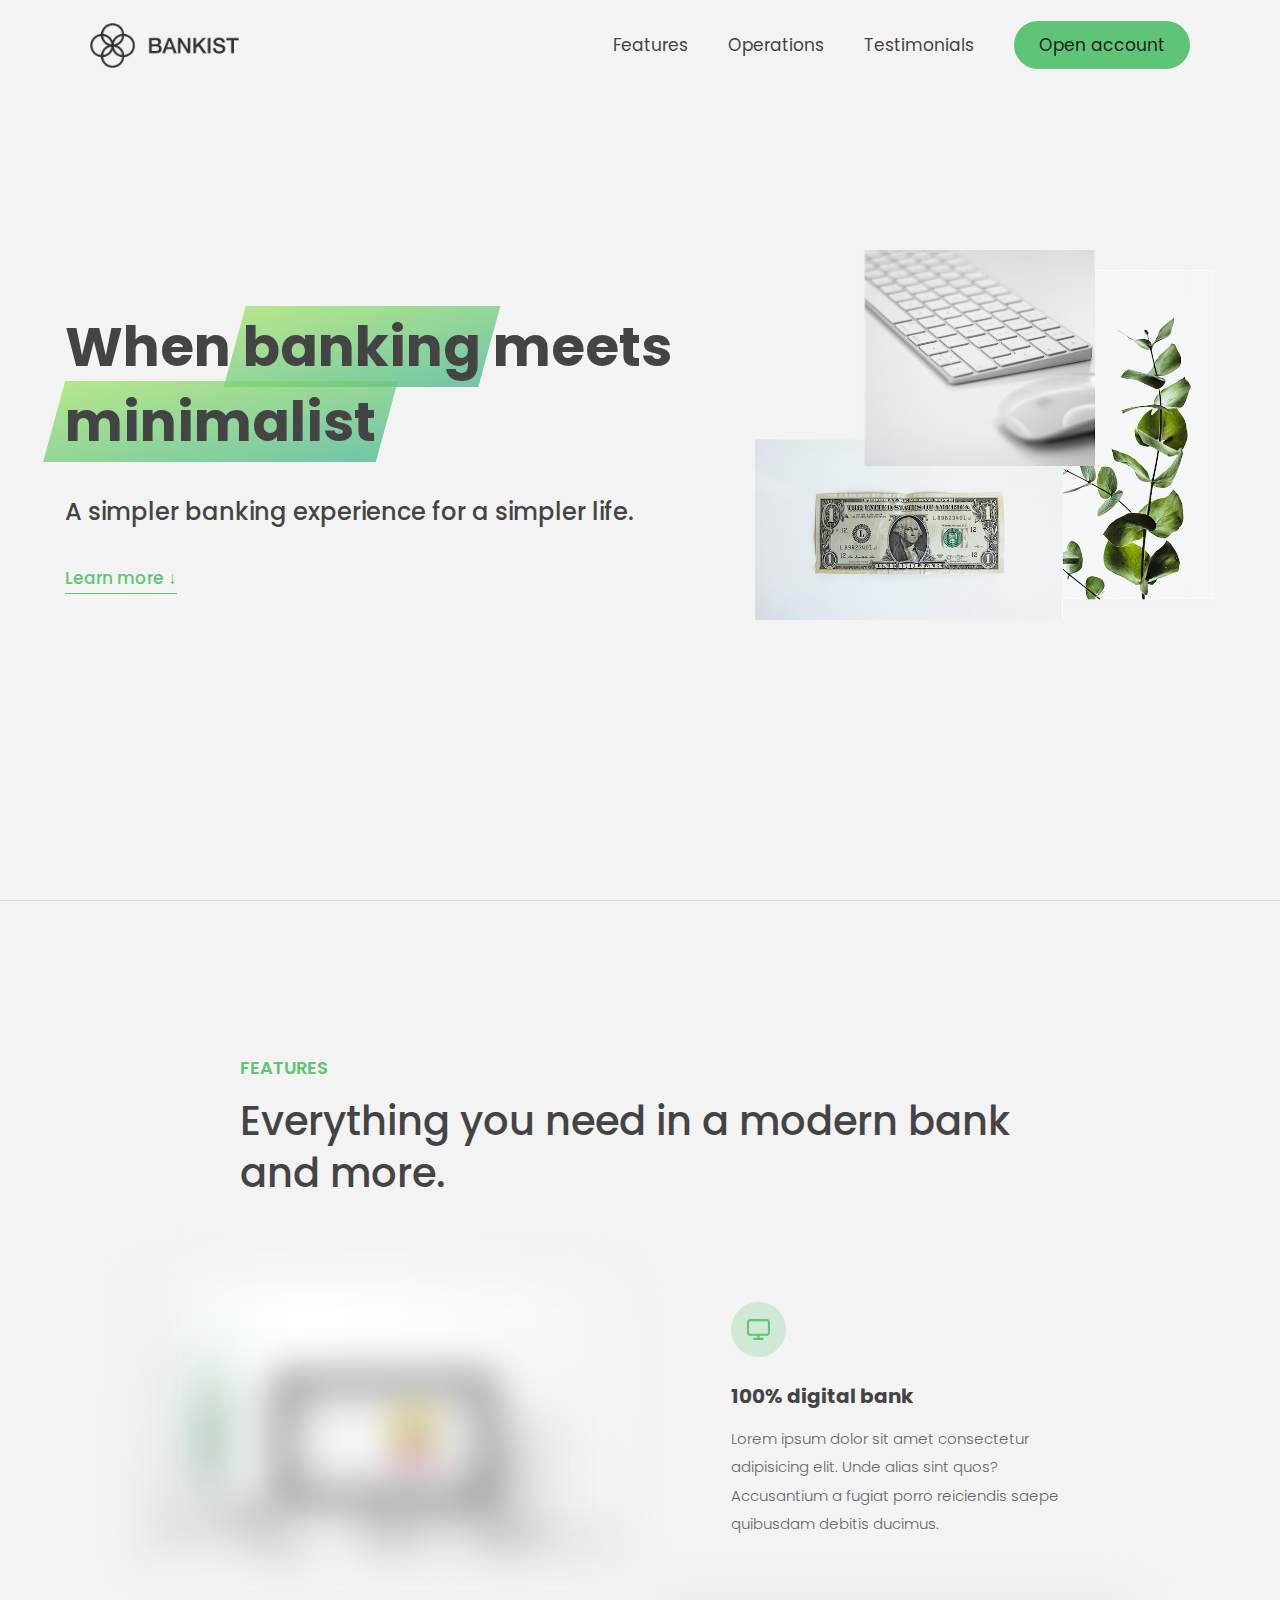
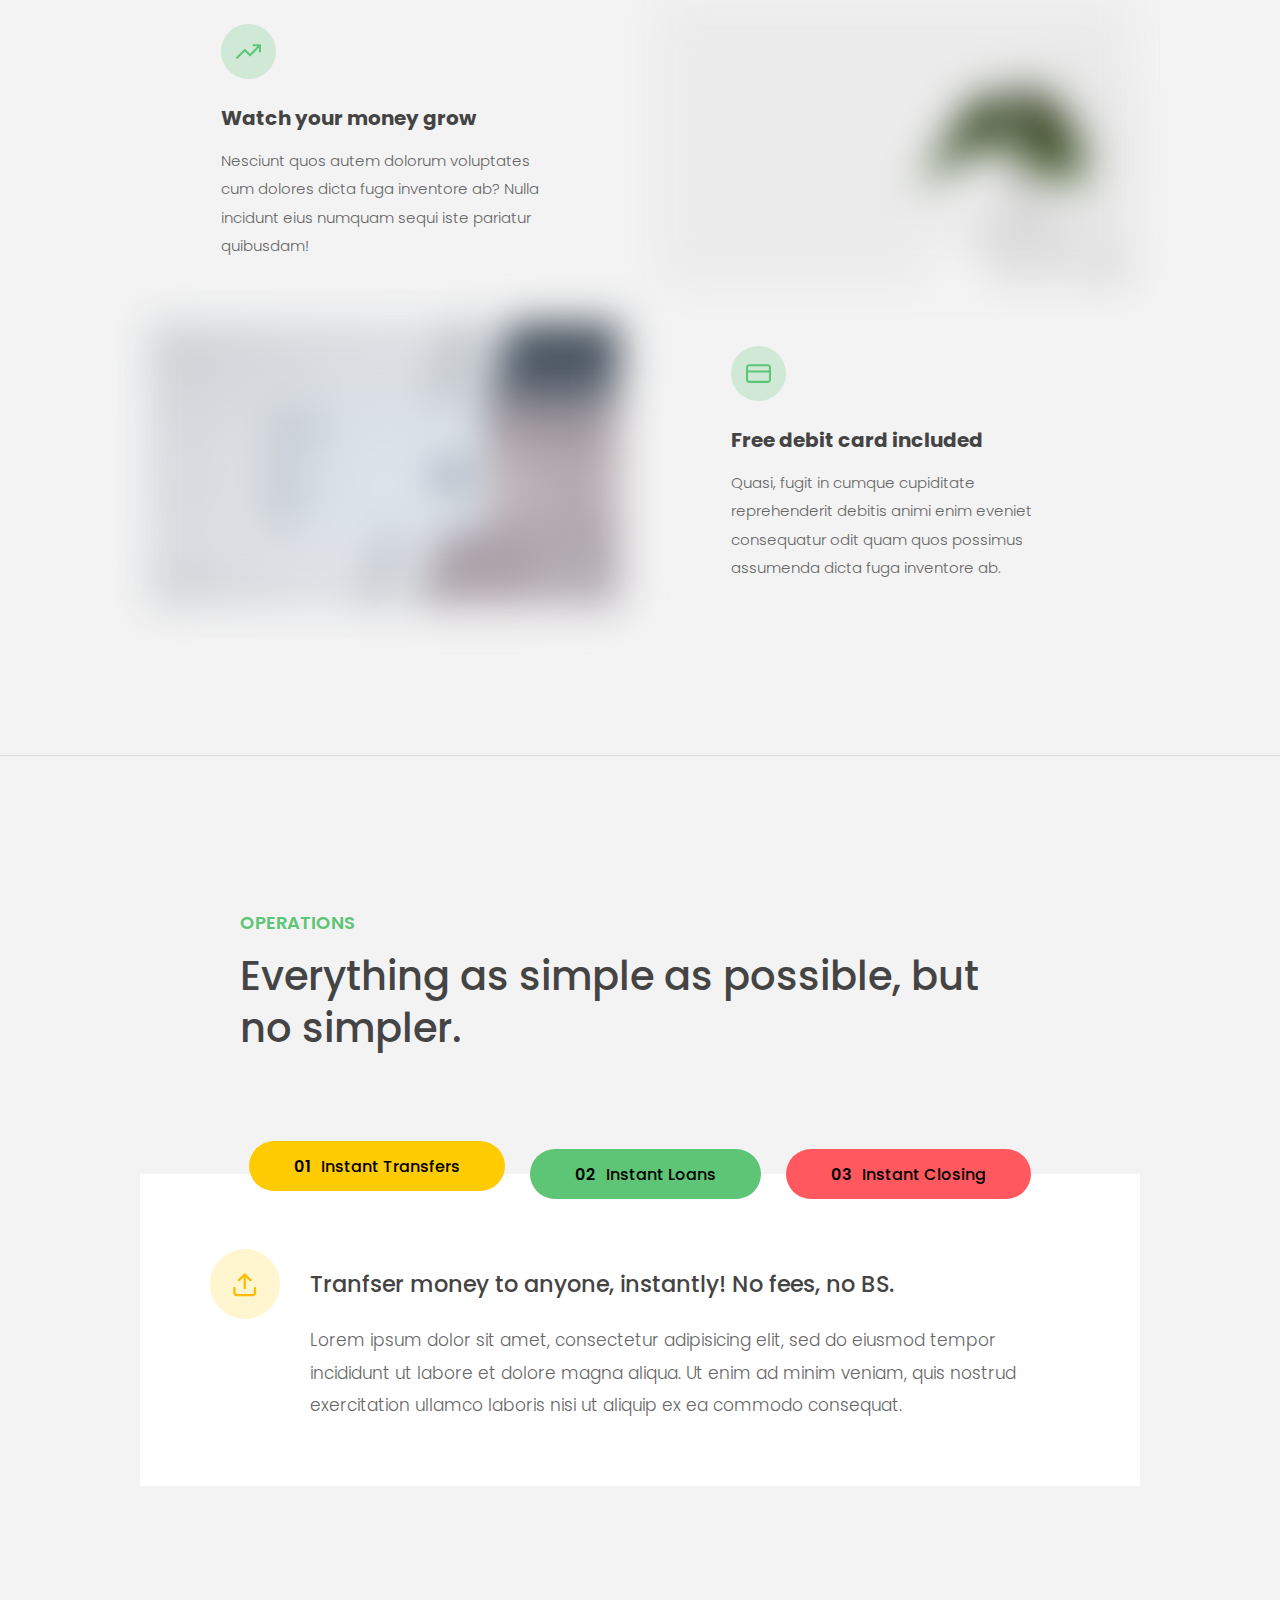
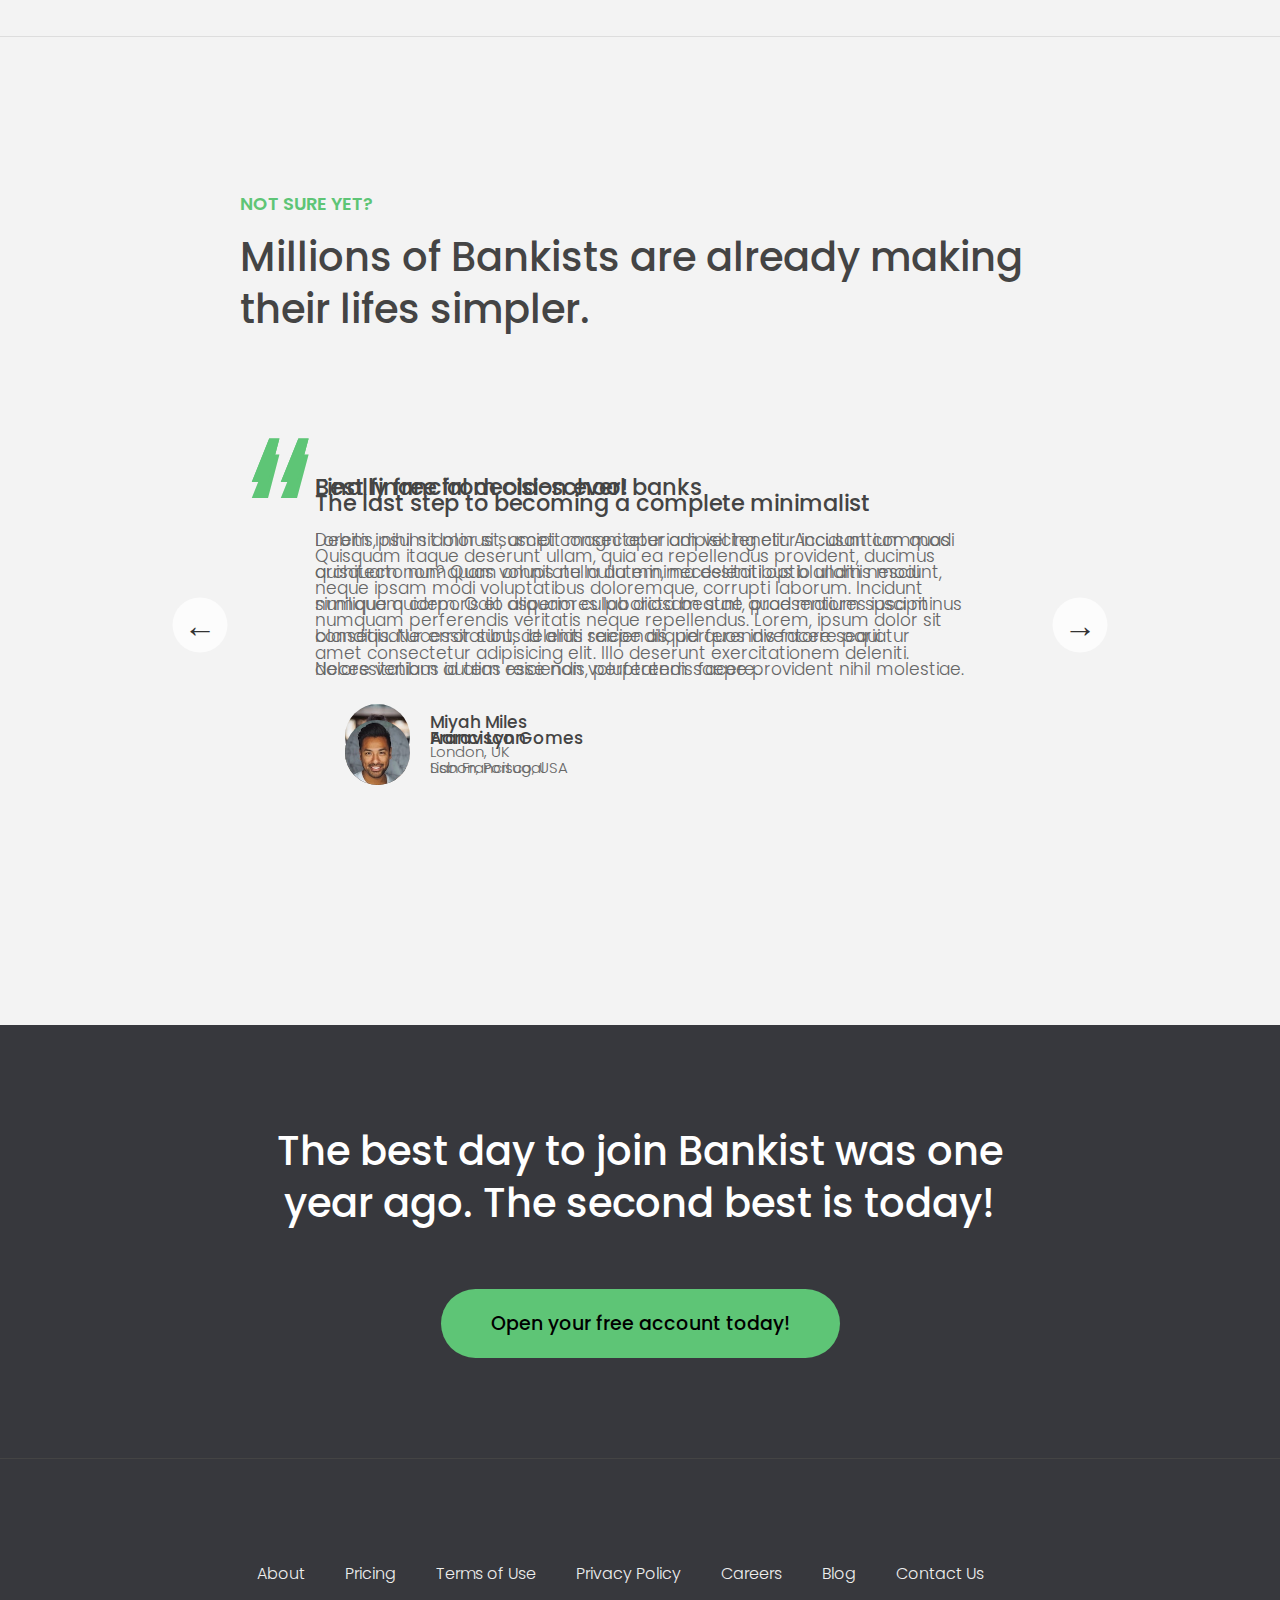
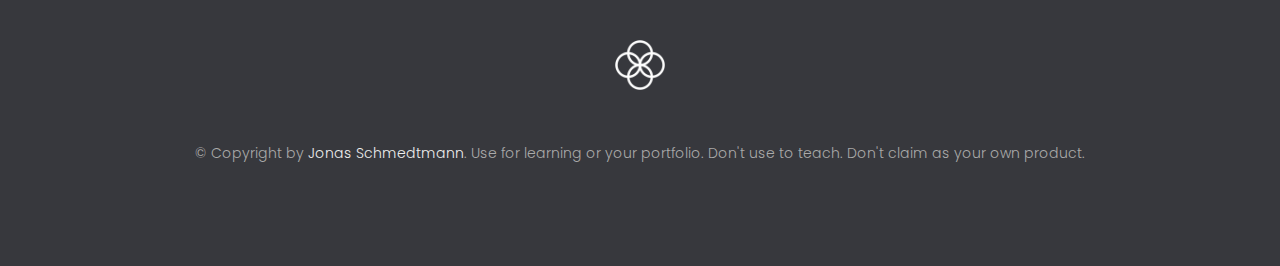
<file: advanced-dom/index.html>
<!DOCTYPE html>
<html lang="en">
  <head>
    <meta charset="UTF-8" />
    <meta name="viewport" content="width=device-width, initial-scale=1.0" />
    <meta http-equiv="X-UA-Compatible" content="ie=edge" />
    <link rel="shortcut icon" type="image/png" href="img/icon.png" />
    <script defer src="script.js"></script>
    <link
      href="https://fonts.googleapis.com/css?family=Poppins:300,400,500,600&display=swap"
      rel="stylesheet"
    />
    <link rel="stylesheet" href="style.css" />
    <title>Bankist | When Banking meets Minimalist</title>
  </head>
  <body>
    <header class="header">
      <nav class="nav">
        <img
          src="img/logo.png"
          alt="Bankist logo"
          class="nav__logo"
          id="logo"
        />
        <ul class="nav__links">
          <li class="nav__item">
            <a class="nav__link" href="#section--1">Features</a>
          </li>
          <li class="nav__item">
            <a class="nav__link" href="#section--2">Operations</a>
          </li>
          <li class="nav__item">
            <a class="nav__link" href="#section--3">Testimonials</a>
          </li>
          <li class="nav__item">
            <a class="nav__link nav__link--btn btn--show-modal" href="#"
              >Open account</a
            >
          </li>
        </ul>
      </nav>

      <div class="header__title">
        <h1>
          When
          <!-- Green highlight effect -->
          <span class="highlight">banking</span>
          meets<br />
          <span class="highlight">minimalist</span>
        </h1>
        <h4>A simpler banking experience for a simpler life.</h4>
        <button class="btn--text btn--scroll-to">Learn more &DownArrow;</button>
        <img
          src="img/hero.png"
          class="header__img"
          alt="Minimalist bank items"
        />
      </div>
    </header>

    <section class="section" id="section--1">
      <div class="section__title">
        <h2 class="section__description">Features</h2>
        <h3 class="section__header">
          Everything you need in a modern bank and more.
        </h3>
      </div>

      <div class="features">
        <img
          src="img/digital-lazy.jpg"
          data-src="img/digital.jpg"
          alt="Computer"
          class="features__img lazy-img"
        />
        <div class="features__feature">
          <div class="features__icon">
            <svg>
              <use xlink:href="img/icons.svg#icon-monitor"></use>
            </svg>
          </div>
          <h5 class="features__header">100% digital bank</h5>
          <p>
            Lorem ipsum dolor sit amet consectetur adipisicing elit. Unde alias
            sint quos? Accusantium a fugiat porro reiciendis saepe quibusdam
            debitis ducimus.
          </p>
        </div>

        <div class="features__feature">
          <div class="features__icon">
            <svg>
              <use xlink:href="img/icons.svg#icon-trending-up"></use>
            </svg>
          </div>
          <h5 class="features__header">Watch your money grow</h5>
          <p>
            Nesciunt quos autem dolorum voluptates cum dolores dicta fuga
            inventore ab? Nulla incidunt eius numquam sequi iste pariatur
            quibusdam!
          </p>
        </div>
        <img
          src="img/grow-lazy.jpg"
          data-src="img/grow.jpg"
          alt="Plant"
          class="features__img lazy-img"
        />

        <img
          src="img/card-lazy.jpg"
          data-src="img/card.jpg"
          alt="Credit card"
          class="features__img lazy-img"
        />
        <div class="features__feature">
          <div class="features__icon">
            <svg>
              <use xlink:href="img/icons.svg#icon-credit-card"></use>
            </svg>
          </div>
          <h5 class="features__header">Free debit card included</h5>
          <p>
            Quasi, fugit in cumque cupiditate reprehenderit debitis animi enim
            eveniet consequatur odit quam quos possimus assumenda dicta fuga
            inventore ab.
          </p>
        </div>
      </div>
    </section>

    <section class="section" id="section--2">
      <div class="section__title">
        <h2 class="section__description">Operations</h2>
        <h3 class="section__header">
          Everything as simple as possible, but no simpler.
        </h3>
      </div>

      <div class="operations">
        <div class="operations__tab-container">
          <button
            class="btn operations__tab operations__tab--1 operations__tab--active"
            data-tab="1"
          >
            <span>01</span>Instant Transfers
          </button>
          <button class="btn operations__tab operations__tab--2" data-tab="2">
            <span>02</span>Instant Loans
          </button>
          <button class="btn operations__tab operations__tab--3" data-tab="3">
            <span>03</span>Instant Closing
          </button>
        </div>
        <div
          class="operations__content operations__content--1 operations__content--active"
        >
          <div class="operations__icon operations__icon--1">
            <svg>
              <use xlink:href="img/icons.svg#icon-upload"></use>
            </svg>
          </div>
          <h5 class="operations__header">
            Tranfser money to anyone, instantly! No fees, no BS.
          </h5>
          <p>
            Lorem ipsum dolor sit amet, consectetur adipisicing elit, sed do
            eiusmod tempor incididunt ut labore et dolore magna aliqua. Ut enim
            ad minim veniam, quis nostrud exercitation ullamco laboris nisi ut
            aliquip ex ea commodo consequat.
          </p>
        </div>

        <div class="operations__content operations__content--2">
          <div class="operations__icon operations__icon--2">
            <svg>
              <use xlink:href="img/icons.svg#icon-home"></use>
            </svg>
          </div>
          <h5 class="operations__header">
            Buy a home or make your dreams come true, with instant loans.
          </h5>
          <p>
            Duis aute irure dolor in reprehenderit in voluptate velit esse
            cillum dolore eu fugiat nulla pariatur. Excepteur sint occaecat
            cupidatat non proident, sunt in culpa qui officia deserunt mollit
            anim id est laborum.
          </p>
        </div>
        <div class="operations__content operations__content--3">
          <div class="operations__icon operations__icon--3">
            <svg>
              <use xlink:href="img/icons.svg#icon-user-x"></use>
            </svg>
          </div>
          <h5 class="operations__header">
            No longer need your account? No problem! Close it instantly.
          </h5>
          <p>
            Excepteur sint occaecat cupidatat non proident, sunt in culpa qui
            officia deserunt mollit anim id est laborum. Ut enim ad minim
            veniam, quis nostrud exercitation ullamco laboris nisi ut aliquip ex
            ea commodo consequat.
          </p>
        </div>
      </div>
    </section>

    <section class="section" id="section--3">
      <div class="section__title section__title--testimonials">
        <h2 class="section__description">Not sure yet?</h2>
        <h3 class="section__header">
          Millions of Bankists are already making their lifes simpler.
        </h3>
      </div>

      <div class="slider">
        <div class="slide slide--1">
          <div class="testimonial">
            <h5 class="testimonial__header">Best financial decision ever!</h5>
            <blockquote class="testimonial__text">
              Lorem ipsum dolor sit, amet consectetur adipisicing elit.
              Accusantium quas quisquam non? Quas voluptate nulla minima
              deleniti optio ullam nesciunt, numquam corporis et asperiores
              laboriosam sunt, praesentium suscipit blanditiis. Necessitatibus
              id alias reiciendis, perferendis facere pariatur dolore veniam
              autem esse non voluptatem saepe provident nihil molestiae.
            </blockquote>
            <address class="testimonial__author">
              <img src="img/user-1.jpg" alt="" class="testimonial__photo" />
              <h6 class="testimonial__name">Aarav Lynn</h6>
              <p class="testimonial__location">San Francisco, USA</p>
            </address>
          </div>
        </div>

        <div class="slide slide--2">
          <div class="testimonial">
            <h5 class="testimonial__header">
              The last step to becoming a complete minimalist
            </h5>
            <blockquote class="testimonial__text">
              Quisquam itaque deserunt ullam, quia ea repellendus provident,
              ducimus neque ipsam modi voluptatibus doloremque, corrupti
              laborum. Incidunt numquam perferendis veritatis neque repellendus.
              Lorem, ipsum dolor sit amet consectetur adipisicing elit. Illo
              deserunt exercitationem deleniti.
            </blockquote>
            <address class="testimonial__author">
              <img src="img/user-2.jpg" alt="" class="testimonial__photo" />
              <h6 class="testimonial__name">Miyah Miles</h6>
              <p class="testimonial__location">London, UK</p>
            </address>
          </div>
        </div>

        <div class="slide slide--3">
          <div class="testimonial">
            <h5 class="testimonial__header">
              Finally free from old-school banks
            </h5>
            <blockquote class="testimonial__text">
              Debitis, nihil sit minus suscipit magni aperiam vel tenetur
              incidunt commodi architecto numquam omnis nulla autem,
              necessitatibus blanditiis modi similique quidem. Odio aliquam
              culpa dicta beatae quod maiores ipsa minus consequatur error sunt,
              deleniti saepe aliquid quos inventore sequi. Necessitatibus id
              alias reiciendis, perferendis facere.
            </blockquote>
            <address class="testimonial__author">
              <img src="img/user-3.jpg" alt="" class="testimonial__photo" />
              <h6 class="testimonial__name">Francisco Gomes</h6>
              <p class="testimonial__location">Lisbon, Portugal</p>
            </address>
          </div>
        </div>

        <!-- <div class="slide"><img src="img/img-1.jpg" alt="Photo 1" /></div>
        <div class="slide"><img src="img/img-2.jpg" alt="Photo 2" /></div>
        <div class="slide"><img src="img/img-3.jpg" alt="Photo 3" /></div>
        <div class="slide"><img src="img/img-4.jpg" alt="Photo 4" /></div> -->
        <button class="slider__btn slider__btn--left">&larr;</button>
        <button class="slider__btn slider__btn--right">&rarr;</button>
        <div class="dots"></div>
      </div>
    </section>

    <section class="section section--sign-up">
      <div class="section__title">
        <h3 class="section__header">
          The best day to join Bankist was one year ago. The second best is
          today!
        </h3>
      </div>
      <button class="btn btn--show-modal">Open your free account today!</button>
    </section>

    <footer class="footer">
      <ul class="footer__nav">
        <li class="footer__item">
          <a class="footer__link" href="#">About</a>
        </li>
        <li class="footer__item">
          <a class="footer__link" href="#">Pricing</a>
        </li>
        <li class="footer__item">
          <a class="footer__link" href="#">Terms of Use</a>
        </li>
        <li class="footer__item">
          <a class="footer__link" href="#">Privacy Policy</a>
        </li>
        <li class="footer__item">
          <a class="footer__link" href="#">Careers</a>
        </li>
        <li class="footer__item">
          <a class="footer__link" href="#">Blog</a>
        </li>
        <li class="footer__item">
          <a class="footer__link" href="#">Contact Us</a>
        </li>
      </ul>
      <img src="img/icon.png" alt="Logo" class="footer__logo" />
      <p class="footer__copyright">
        &copy; Copyright by
        <a
          class="footer__link twitter-link"
          target="_blank"
          href="https://twitter.com/jonasschmedtman"
          >Jonas Schmedtmann</a
        >. Use for learning or your portfolio. Don't use to teach. Don't claim
        as your own product.
      </p>
    </footer>

    <div class="modal hidden">
      <button class="btn--close-modal">&times;</button>
      <h2 class="modal__header">
        Open your bank account <br />
        in just <span class="highlight">5 minutes</span>
      </h2>
      <form class="modal__form">
        <label>First Name</label>
        <input type="text" />
        <label>Last Name</label>
        <input type="text" />
        <label>Email Address</label>
        <input type="email" />
        <button class="btn">Next step &rarr;</button>
      </form>
    </div>
    <div class="overlay hidden"></div>
  </body>
</html>
</file>
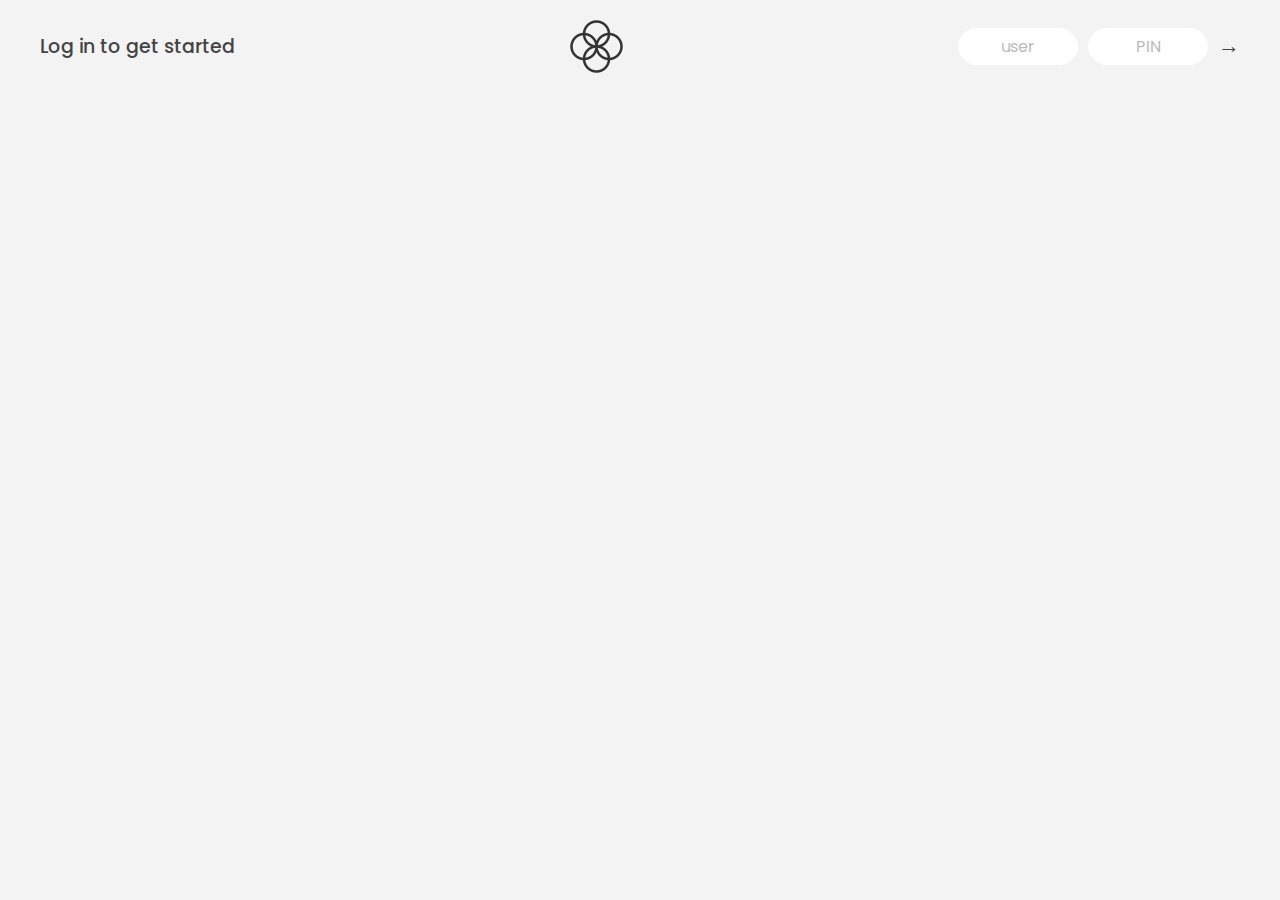
<file: Bankit-app/index.html>
<!DOCTYPE html>
<html lang="en">
  <head>
    <meta charset="UTF-8" />
    <meta name="viewport" content="width=device-width, initial-scale=1.0" />
    <meta http-equiv="X-UA-Compatible" content="ie=edge" />
    <link rel="shortcut icon" type="image/png" href="/icon.png" />

    <link
      href="https://fonts.googleapis.com/css?family=Poppins:400,500,600&display=swap"
      rel="stylesheet"
    />

    <link rel="stylesheet" href="style.css" />
    <title>Bankist</title>
  </head>
  <body>
    <!-- TOP NAVIGATION -->
    <nav>
      <p class="welcome">Log in to get started</p>
      <img src="logo.png" alt="Logo" class="logo" />
      <form class="login">
        <input
          type="text"
          placeholder="user"
          class="login__input login__input--user"
        />
        <!-- In practice, use type="password" -->
        <input
          type="text"
          placeholder="PIN"
          maxlength="4"
          class="login__input login__input--pin"
        />
        <button class="login__btn">&rarr;</button>
      </form>
    </nav>

    <main class="app">
      <!-- BALANCE -->
      <div class="balance">
        <div>
          <p class="balance__label">Current balance</p>
          <p class="balance__date">
            As of <span class="date">05/03/2037</span>
          </p>
        </div>
        <p class="balance__value">0000€</p>
      </div>

      <!-- MOVEMENTS -->
      <div class="movements">
        <div class="movements__row">
          <div class="movements__type movements__type--deposit">2 deposit</div>
          <div class="movements__date">3 days ago</div>
          <div class="movements__value">4 000€</div>
        </div>
        <div class="movements__row">
          <div class="movements__type movements__type--withdrawal">
            1 withdrawal
          </div>
          <div class="movements__date">24/01/2037</div>
          <div class="movements__value">-378€</div>
        </div>
      </div>

      <!-- SUMMARY -->
      <div class="summary">
        <p class="summary__label">In</p>
        <p class="summary__value summary__value--in">0000€</p>
        <p class="summary__label">Out</p>
        <p class="summary__value summary__value--out">0000€</p>
        <p class="summary__label">Interest</p>
        <p class="summary__value summary__value--interest">0000€</p>
        <button class="btn--sort">&downarrow; SORT</button>
      </div>

      <!-- OPERATION: TRANSFERS -->
      <div class="operation operation--transfer">
        <h2>Transfer money</h2>
        <form class="form form--transfer">
          <input type="text" class="form__input form__input--to" />
          <input type="number" class="form__input form__input--amount" />
          <button class="form__btn form__btn--transfer">&rarr;</button>
          <label class="form__label">Transfer to</label>
          <label class="form__label">Amount</label>
        </form>
      </div>

      <!-- OPERATION: LOAN -->
      <div class="operation operation--loan">
        <h2>Request loan</h2>
        <form class="form form--loan">
          <input type="number" class="form__input form__input--loan-amount" />
          <button class="form__btn form__btn--loan">&rarr;</button>
          <label class="form__label form__label--loan">Amount</label>
        </form>
      </div>

      <!-- OPERATION: CLOSE -->
      <div class="operation operation--close">
        <h2>Close account</h2>
        <form class="form form--close">
          <input type="text" class="form__input form__input--user" />
          <input
            type="password"
            maxlength="6"
            class="form__input form__input--pin"
          />
          <button class="form__btn form__btn--close">&rarr;</button>
          <label class="form__label">Confirm user</label>
          <label class="form__label">Confirm PIN</label>
        </form>
      </div>

      <!-- LOGOUT TIMER -->
      <p class="logout-timer">
        You will be logged out in <span class="timer">05:00</span>
      </p>
    </main>

    <!-- <footer>
      &copy; by Jonas Schmedtmann. Don't claim as your own :)
    </footer> -->

    <script src="script.js"></script>
  </body>
</html>
</file>
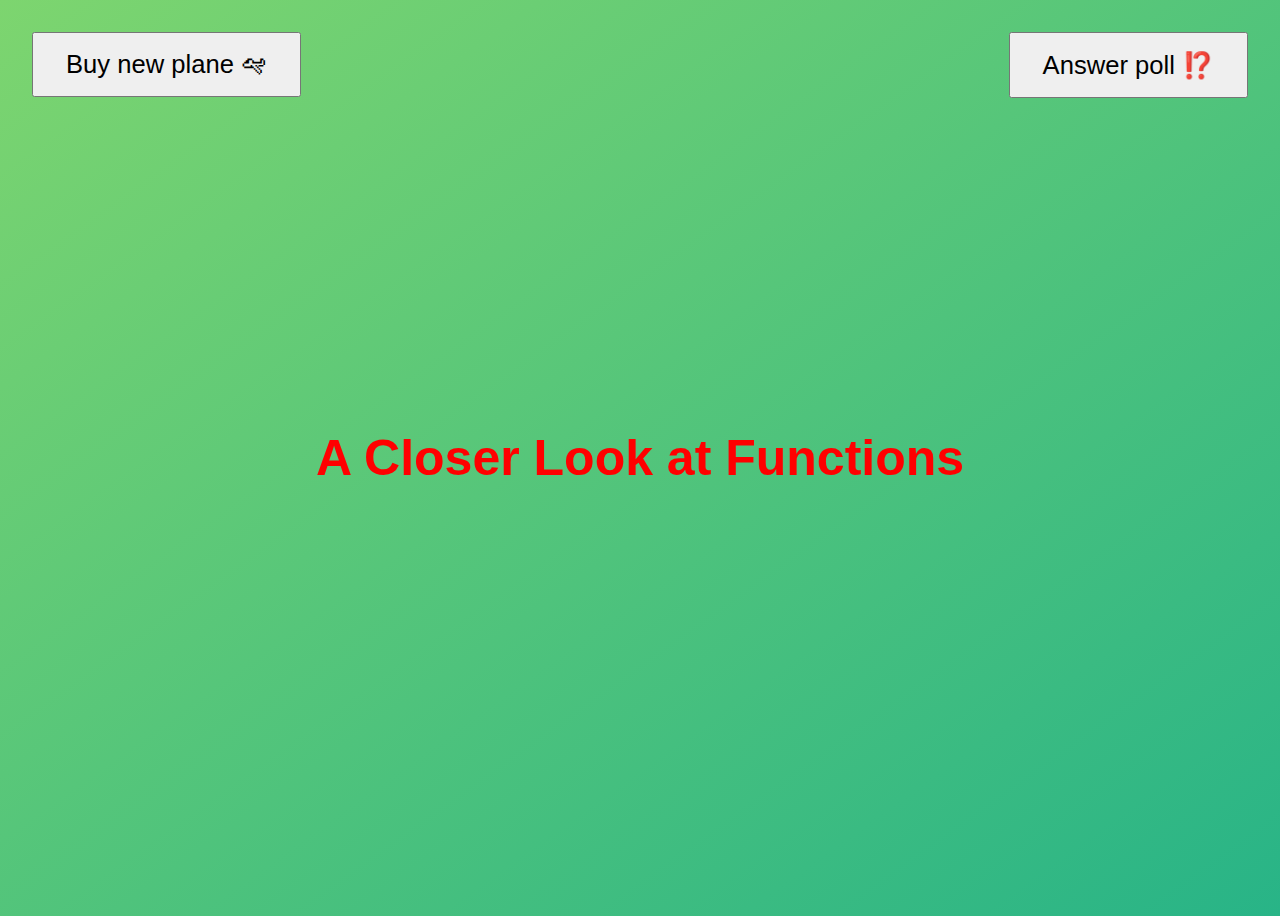
<file: functions(advanced concepts)/index.html>
<!DOCTYPE html>
<html lang="en">
  <head>
    <meta charset="UTF-8" />
    <meta name="viewport" content="width=device-width, initial-scale=1.0" />
    <meta http-equiv="X-UA-Compatible" content="ie=edge" />
    <title>A Closer Look at Functions</title>
    <style>
      body {
        height: 100vh;
        display: flex;
        align-items: center;
        background: linear-gradient(to top left, #28b487, #7dd56f);
      }
      h1 {
        font-family: sans-serif;
        font-size: 50px;
        line-height: 1.3;
        width: 100%;
        padding: 30px;
        text-align: center;
        color: white;
      }
      .buy,
      .poll {
        font-size: 1.6rem;
        padding: 1rem 2rem;
        position: absolute;
        top: 2rem;
      }
      .buy {
        left: 2rem;
      }
      .poll {
        right: 2rem;
      }
    </style>
  </head>
  <body>
    <h1>A Closer Look at Functions</h1>
    <button class="buy">Buy new plane 🛩</button>
    <button class="poll">Answer poll ⁉️</button>
    <script src="script.js"></script>
  </body>
</html>
</file>
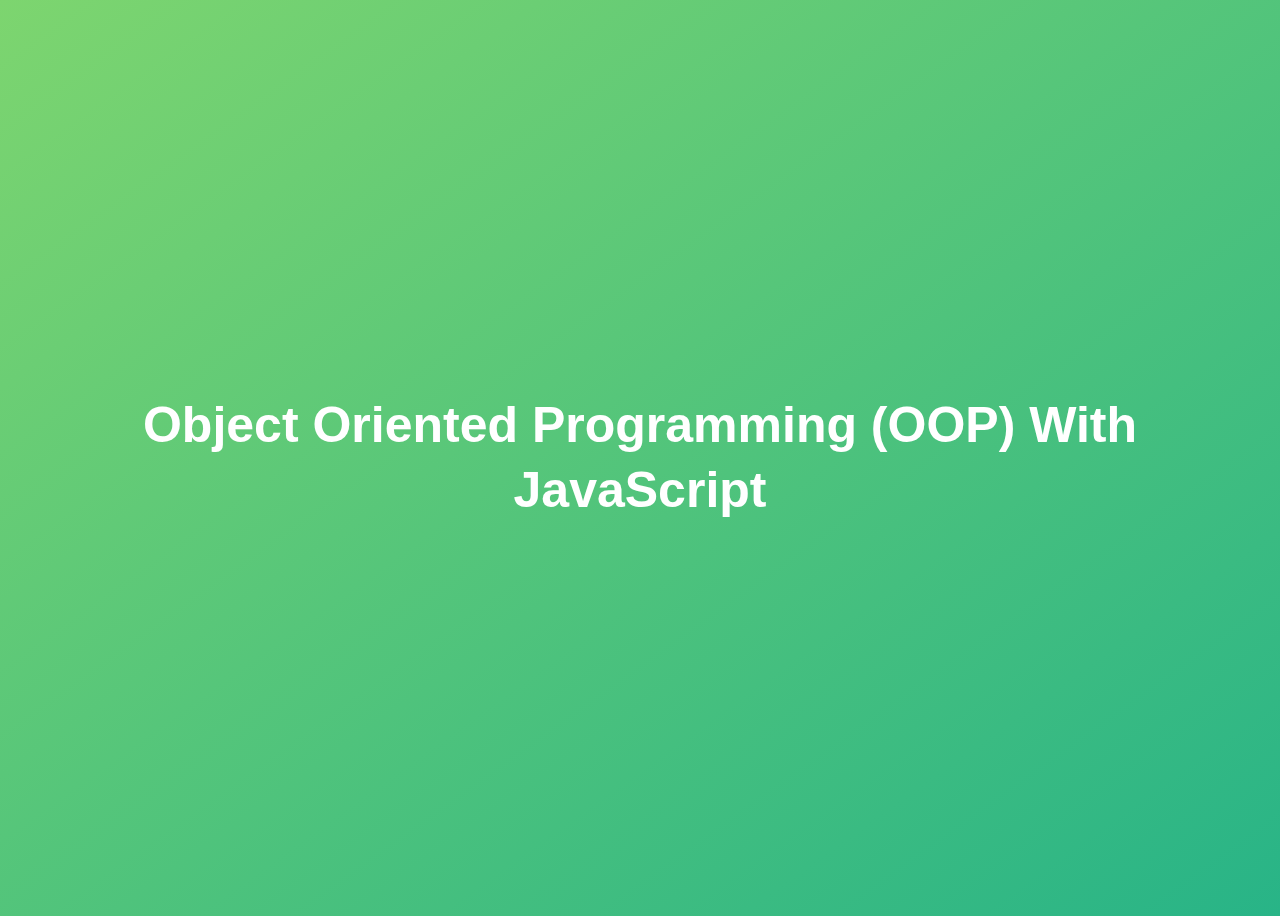
<file: oop/index.html>
<!DOCTYPE html>
<html lang="en">
  <head>
    <meta charset="UTF-8" />
    <meta name="viewport" content="width=device-width, initial-scale=1.0" />
    <meta http-equiv="X-UA-Compatible" content="ie=edge" />
    <title>Object Oriented Programming (OOP) With JavaScript</title>
    <style>
      body {
        height: 100vh;
        display: flex;
        align-items: center;
        background: linear-gradient(to top left, #28b487, #7dd56f);
      }
      h1 {
        font-family: sans-serif;
        font-size: 50px;
        line-height: 1.3;
        width: 100%;
        padding: 30px;
        text-align: center;
        color: white;
      }
    </style>
    <script defer src="script.js"></script>
  </head>
  <body>
    <h1>Object Oriented Programming (OOP) With JavaScript</h1>
  </body>
</html>
</file>
<file: advanced-dom/style.css>
/* The page is NOT responsive. You can implement responsiveness yourself if you wanna have some fun 😃 */

:root {
    --color-primary: #5ec576;
    --color-secondary: #ffcb03;
    --color-tertiary: #ff585f;
    --color-primary-darker: #4bbb7d;
    --color-secondary-darker: #ffbb00;
    --color-tertiary-darker: #fd424b;
    --color-primary-opacity: #5ec5763a;
    --color-secondary-opacity: #ffcd0331;
    --color-tertiary-opacity: #ff58602d;
    --gradient-primary: linear-gradient(to top left, #39b385, #9be15d);
    --gradient-secondary: linear-gradient(to top left, #ffb003, #ffcb03);
}

* {
    margin: 0;
    padding: 0;
    box-sizing: inherit;
}

html {
    font-size: 62.5%;
    box-sizing: border-box;
}

body {
    font-family: 'Poppins', sans-serif;
    font-weight: 300;
    color: #444;
    line-height: 1.9;
    background-color: #f3f3f3;
}

/* GENERAL ELEMENTS */
.section {
    padding: 15rem 3rem;
    border-top: 1px solid #ddd;

    transition: transform 1s, opacity 1s;
}

.section--hidden {
    opacity: 0;
    transform: translateY(8rem);
}

.section__title {
    max-width: 80rem;
    margin: 0 auto 8rem auto;
}

.section__description {
    font-size: 1.8rem;
    font-weight: 600;
    text-transform: uppercase;
    color: var(--color-primary);
    margin-bottom: 1rem;
}

.section__header {
    font-size: 4rem;
    line-height: 1.3;
    font-weight: 500;
}

.btn {
    display: inline-block;
    background-color: var(--color-primary);
    font-size: 1.6rem;
    font-family: inherit;
    font-weight: 500;
    border: none;
    padding: 1.25rem 4.5rem;
    border-radius: 10rem;
    cursor: pointer;
    transition: all 0.3s;
}

.btn:hover {
    background-color: var(--color-primary-darker);
}

.btn--text {
    display: inline-block;
    background: none;
    font-size: 1.7rem;
    font-family: inherit;
    font-weight: 500;
    color: var(--color-primary);
    border: none;
    border-bottom: 1px solid currentColor;
    padding-bottom: 2px;
    cursor: pointer;
    transition: all 0.3s;
}

p {
    color: #666;
}

/* This is BAD for accessibility! Don't do in the real world! */
button:focus {
    outline: none;
}

img {
    transition: filter 0.5s;
}

.lazy-img {
    filter: blur(20px);
}

/* NAVIGATION */
.nav {
    display: flex;
    justify-content: space-between;
    align-items: center;
    height: 9rem;
    width: 100%;
    padding: 0 6rem;
    z-index: 100;
}

/* nav and stickly class at the same time */
.nav.sticky {
    position: fixed;
    background-color: rgba(255, 255, 255, 0.95);
}

.nav__logo {
    height: 4.5rem;
    transition: all 0.3s;
}

.nav__links {
    display: flex;
    align-items: center;
    list-style: none;
}

.nav__item {
    margin-left: 4rem;
}

.nav__link:link,
.nav__link:visited {
    font-size: 1.7rem;
    font-weight: 400;
    color: inherit;
    text-decoration: none;
    display: block;
    transition: all 0.3s;
}

.nav__link--btn:link,
.nav__link--btn:visited {
    padding: 0.8rem 2.5rem;
    border-radius: 3rem;
    background-color: var(--color-primary);
    color: #222;
}

.nav__link--btn:hover,
.nav__link--btn:active {
    color: inherit;
    background-color: var(--color-primary-darker);
    color: #333;
}

/* HEADER */
.header {
    padding: 0 3rem;
    height: 100vh;
    display: flex;
    flex-direction: column;
    align-items: center;
}

.header__title {
    flex: 1;
    max-width: 115rem;
    display: grid;
    grid-template-columns: 3fr 2fr;
    row-gap: 3rem;
    align-content: center;
    justify-content: center;
    align-items: start;
    justify-items: start;
}

h1 {
    font-size: 5.5rem;
    line-height: 1.35;
}

h4 {
    font-size: 2.4rem;
    font-weight: 500;
}

.header__img {
    width: 100%;
    grid-column: 2 / 3;
    grid-row: 1 / span 4;
    transform: translateY(-6rem);
}

.highlight {
    position: relative;
}

.highlight::after {
    display: block;
    content: '';
    position: absolute;
    bottom: 0;
    left: 0;
    height: 100%;
    width: 100%;
    z-index: -1;
    opacity: 0.7;
    transform: scale(1.07, 1.05) skewX(-15deg);
    background-image: var(--gradient-primary);
}

/* FEATURES */
.features {
    display: grid;
    grid-template-columns: 1fr 1fr;
    gap: 4rem;
    margin: 0 12rem;
}

.features__img {
    width: 100%;
}

.features__feature {
    align-self: center;
    justify-self: center;
    width: 70%;
    font-size: 1.5rem;
}

.features__icon {
    display: flex;
    align-items: center;
    justify-content: center;
    background-color: var(--color-primary-opacity);
    height: 5.5rem;
    width: 5.5rem;
    border-radius: 50%;
    margin-bottom: 2rem;
}

.features__icon svg {
    height: 2.5rem;
    width: 2.5rem;
    fill: var(--color-primary);
}

.features__header {
    font-size: 2rem;
    margin-bottom: 1rem;
}

/* OPERATIONS */
.operations {
    max-width: 100rem;
    margin: 12rem auto 0 auto;
    background-color: #fff;
}

.operations__tab-container {
    display: flex;
    justify-content: center;
}

.operations__tab {
    margin-right: 2.5rem;
    transform: translateY(-50%);
}

.operations__tab span {
    margin-right: 1rem;
    font-weight: 600;
    display: inline-block;
}

.operations__tab--1 {
    background-color: var(--color-secondary);
}

.operations__tab--1:hover {
    background-color: var(--color-secondary-darker);
}

.operations__tab--3 {
    background-color: var(--color-tertiary);
    margin: 0;
}

.operations__tab--3:hover {
    background-color: var(--color-tertiary-darker);
}

.operations__tab--active {
    transform: translateY(-66%);
}

.operations__content {
    display: none;

    /* JUST PRESENTATIONAL */
    font-size: 1.7rem;
    padding: 2.5rem 7rem 6.5rem 7rem;
}

.operations__content--active {
    display: grid;
    grid-template-columns: 7rem 1fr;
    column-gap: 3rem;
    row-gap: 0.5rem;
}

.operations__header {
    font-size: 2.25rem;
    font-weight: 500;
    align-self: center;
}

.operations__icon {
    display: flex;
    align-items: center;
    justify-content: center;
    height: 7rem;
    width: 7rem;
    border-radius: 50%;
}

.operations__icon svg {
    height: 2.75rem;
    width: 2.75rem;
}

.operations__content p {
    grid-column: 2;
}

.operations__icon--1 {
    background-color: var(--color-secondary-opacity);
}

.operations__icon--2 {
    background-color: var(--color-primary-opacity);
}

.operations__icon--3 {
    background-color: var(--color-tertiary-opacity);
}

.operations__icon--1 svg {
    fill: var(--color-secondary-darker);
}

.operations__icon--2 svg {
    fill: var(--color-primary);
}

.operations__icon--3 svg {
    fill: var(--color-tertiary);
}

/* SLIDER */
.slider {
    max-width: 100rem;
    height: 50rem;
    margin: 0 auto;
    position: relative;

    /* IN THE END */
    overflow: hidden;
}

.slide {
    position: absolute;
    top: 0;
    width: 100%;
    height: 50rem;
    display: flex;
    align-items: center;
    justify-content: center;

    /* THIS creates the animation! */
    transition: transform 1s;
}

.slide>img {
    /* Only for images that have different size than slide */
    width: 100%;
    height: 100%;
    object-fit: cover;
}

.slider__btn {
    position: absolute;
    top: 50%;
    z-index: 10;
    border: none;
    background: rgba(255, 255, 255, 0.7);
    font-family: inherit;
    color: #333;
    border-radius: 50%;
    height: 5.5rem;
    width: 5.5rem;
    font-size: 3.25rem;
    cursor: pointer;
}

.slider__btn--left {
    left: 6%;
    transform: translate(-50%, -50%);
}

.slider__btn--right {
    right: 6%;
    transform: translate(50%, -50%);
}

.dots {
    position: absolute;
    bottom: 5%;
    left: 50%;
    transform: translateX(-50%);
    display: flex;
}

.dots__dot {
    border: none;
    background-color: #b9b9b9;
    opacity: 0.7;
    height: 1rem;
    width: 1rem;
    border-radius: 50%;
    margin-right: 1.75rem;
    cursor: pointer;
    transition: all 0.5s;

    /* Only necessary when overlying images */
    /* box-shadow: 0 0.6rem 1.5rem rgba(0, 0, 0, 0.7); */
}

.dots__dot:last-child {
    margin: 0;
}

.dots__dot--active {
    /* background-color: #fff; */
    background-color: #888;
    opacity: 1;
}

/* TESTIMONIALS */
.testimonial {
    width: 65%;
    position: relative;
}

.testimonial::before {
    content: '\201C';
    position: absolute;
    top: -5.7rem;
    left: -6.8rem;
    line-height: 1;
    font-size: 20rem;
    font-family: inherit;
    color: var(--color-primary);
    z-index: -1;
}

.testimonial__header {
    font-size: 2.25rem;
    font-weight: 500;
    margin-bottom: 1.5rem;
}

.testimonial__text {
    font-size: 1.7rem;
    margin-bottom: 3.5rem;
    color: #666;
}

.testimonial__author {
    margin-left: 3rem;
    font-style: normal;

    display: grid;
    grid-template-columns: 6.5rem 1fr;
    column-gap: 2rem;
}

.testimonial__photo {
    grid-row: 1 / span 2;
    width: 6.5rem;
    border-radius: 50%;
}

.testimonial__name {
    font-size: 1.7rem;
    font-weight: 500;
    align-self: end;
    margin: 0;
}

.testimonial__location {
    font-size: 1.5rem;
}

.section__title--testimonials {
    margin-bottom: 4rem;
}

/* SIGNUP */
.section--sign-up {
    background-color: #37383d;
    border-top: none;
    border-bottom: 1px solid #444;
    text-align: center;
    padding: 10rem 3rem;
}

.section--sign-up .section__header {
    color: #fff;
    text-align: center;
}

.section--sign-up .section__title {
    margin-bottom: 6rem;
}

.section--sign-up .btn {
    font-size: 1.9rem;
    padding: 2rem 5rem;
}

/* FOOTER */
.footer {
    padding: 10rem 3rem;
    background-color: #37383d;
}

.footer__nav {
    list-style: none;
    display: flex;
    justify-content: center;
    margin-bottom: 5rem;
}

.footer__item {
    margin-right: 4rem;
}

.footer__link {
    font-size: 1.6rem;
    color: #eee;
    text-decoration: none;
}

.footer__logo {
    height: 5rem;
    display: block;
    margin: 0 auto;
    margin-bottom: 5rem;
}

.footer__copyright {
    font-size: 1.4rem;
    color: #aaa;
    text-align: center;
}

.footer__copyright .footer__link {
    font-size: 1.4rem;
}

/* MODAL WINDOW */
.modal {
    position: fixed;
    top: 50%;
    left: 50%;
    transform: translate(-50%, -50%);
    max-width: 60rem;
    background-color: #f3f3f3;
    padding: 5rem 6rem;
    box-shadow: 0 4rem 6rem rgba(0, 0, 0, 0.3);
    z-index: 1000;
    transition: all 0.5s;
}

.overlay {
    position: fixed;
    top: 0;
    left: 0;
    width: 100%;
    height: 100%;
    background-color: rgba(0, 0, 0, 0.5);
    backdrop-filter: blur(4px);
    z-index: 100;
    transition: all 0.5s;
}

.modal__header {
    font-size: 3.25rem;
    margin-bottom: 4.5rem;
    line-height: 1.5;
}

.modal__form {
    margin: 0 3rem;
    display: grid;
    grid-template-columns: 1fr 2fr;
    align-items: center;
    gap: 2.5rem;
}

.modal__form label {
    font-size: 1.7rem;
    font-weight: 500;
}

.modal__form input {
    font-size: 1.7rem;
    padding: 1rem 1.5rem;
    border: 1px solid #ddd;
    border-radius: 0.5rem;
}

.modal__form button {
    grid-column: 1 / span 2;
    justify-self: center;
    margin-top: 1rem;
}

.btn--close-modal {
    font-family: inherit;
    color: inherit;
    position: absolute;
    top: 0.5rem;
    right: 2rem;
    font-size: 4rem;
    cursor: pointer;
    border: none;
    background: none;
}

.hidden {
    visibility: hidden;
    opacity: 0;
}

/* COOKIE MESSAGE */
.cookie-message {
    display: flex;
    align-items: center;
    justify-content: space-evenly;
    width: 100%;
    background-color: white;
    color: #bbb;
    font-size: 1.5rem;
    font-weight: 400;
}
</file>
<file: Bankit-app/style.css>
/*
 * Use this CSS to learn some intersting techniques,
 * in case you're wondering how I built the UI.
 * Have fun! 😁
 */

* {
    margin: 0;
    padding: 0;
    box-sizing: inherit;
}

html {
    font-size: 62.5%;
    box-sizing: border-box;
}

body {
    font-family: "Poppins", sans-serif;
    color: #444;
    background-color: #f3f3f3;
    height: 100vh;
    padding: 2rem;
}

nav {
    display: flex;
    justify-content: space-between;
    align-items: center;
    padding: 0 2rem;
}

.welcome {
    font-size: 1.9rem;
    font-weight: 500;
}

.logo {
    height: 5.25rem;
}

.login {
    display: flex;
}

.login__input {
    border: none;
    padding: 0.5rem 2rem;
    font-size: 1.6rem;
    font-family: inherit;
    text-align: center;
    width: 12rem;
    border-radius: 10rem;
    margin-right: 1rem;
    color: inherit;
    border: 1px solid #fff;
    transition: all 0.3s;
}

.login__input:focus {
    outline: none;
    border: 1px solid #ccc;
}

.login__input::placeholder {
    color: #bbb;
}

.login__btn {
    border: none;
    background: none;
    font-size: 2.2rem;
    color: inherit;
    cursor: pointer;
    transition: all 0.3s;
}

.login__btn:hover,
.login__btn:focus,
.btn--sort:hover,
.btn--sort:focus {
    outline: none;
    color: #777;
}

/* MAIN */
.app {
    position: relative;
    max-width: 100rem;
    margin: 4rem auto;
    display: grid;
    grid-template-columns: 4fr 3fr;
    grid-template-rows: auto repeat(3, 15rem) auto;
    gap: 2rem;

    /* NOTE This creates the fade in/out anumation */
    opacity: 0;
    transition: all 1s;
}

.balance {
    grid-column: 1 / span 2;
    display: flex;
    align-items: flex-end;
    justify-content: space-between;
    margin-bottom: 2rem;
}

.balance__label {
    font-size: 2.2rem;
    font-weight: 500;
    margin-bottom: -0.2rem;
}

.balance__date {
    font-size: 1.4rem;
    color: #888;
}

.balance__value {
    font-size: 4.5rem;
    font-weight: 400;
}

/* MOVEMENTS */
.movements {
    grid-row: 2 / span 3;
    background-color: #fff;
    border-radius: 1rem;
    overflow: scroll;
}

.movements__row {
    padding: 2.25rem 4rem;
    display: flex;
    align-items: center;
    border-bottom: 1px solid #eee;
}

.movements__type {
    font-size: 1.1rem;
    text-transform: uppercase;
    font-weight: 500;
    color: #fff;
    padding: 0.1rem 1rem;
    border-radius: 10rem;
    margin-right: 2rem;
}

.movements__date {
    font-size: 1.1rem;
    text-transform: uppercase;
    font-weight: 500;
    color: #666;
}

.movements__type--deposit {
    background-image: linear-gradient(to top left, #39b385, #9be15d);
}

.movements__type--withdrawal {
    background-image: linear-gradient(to top left, #e52a5a, #ff585f);
}

.movements__value {
    font-size: 1.7rem;
    margin-left: auto;
}

/* SUMMARY */
.summary {
    grid-row: 5 / 6;
    display: flex;
    align-items: baseline;
    padding: 0 0.3rem;
    margin-top: 1rem;
}

.summary__label {
    font-size: 1.2rem;
    font-weight: 500;
    text-transform: uppercase;
    margin-right: 0.8rem;
}

.summary__value {
    font-size: 2.2rem;
    margin-right: 2.5rem;
}

.summary__value--in,
.summary__value--interest {
    color: #66c873;
}

.summary__value--out {
    color: #f5465d;
}

.btn--sort {
    margin-left: auto;
    border: none;
    background: none;
    font-size: 1.3rem;
    font-weight: 500;
    cursor: pointer;
}

/* OPERATIONS */
.operation {
    border-radius: 1rem;
    padding: 3rem 4rem;
    color: #333;
}

.operation--transfer {
    background-image: linear-gradient(to top left, #ffb003, #ffcb03);
}

.operation--loan {
    background-image: linear-gradient(to top left, #39b385, #9be15d);
}

.operation--close {
    background-image: linear-gradient(to top left, #e52a5a, #ff585f);
}

h2 {
    margin-bottom: 1.5rem;
    font-size: 1.7rem;
    font-weight: 600;
    color: #333;
}

.form {
    display: grid;
    grid-template-columns: 2.5fr 2.5fr 1fr;
    grid-template-rows: auto auto;
    gap: 0.4rem 1rem;
}

/* Exceptions for interst */
.form.form--loan {
    grid-template-columns: 2.5fr 1fr 2.5fr;
}

.form__label--loan {
    grid-row: 2;
}

/* End exceptions */

.form__input {
    width: 100%;
    border: none;
    background-color: rgba(255, 255, 255, 0.4);
    font-family: inherit;
    font-size: 1.5rem;
    text-align: center;
    color: #333;
    padding: 0.3rem 1rem;
    border-radius: 0.7rem;
    transition: all 0.3s;
}

.form__input:focus {
    outline: none;
    background-color: rgba(255, 255, 255, 0.6);
}

.form__label {
    font-size: 1.3rem;
    text-align: center;
}

.form__btn {
    border: none;
    border-radius: 0.7rem;
    font-size: 1.8rem;
    background-color: #fff;
    cursor: pointer;
    transition: all 0.3s;
}

.form__btn:focus {
    outline: none;
    background-color: rgba(255, 255, 255, 0.8);
}

.logout-timer {
    padding: 0 0.3rem;
    margin-top: 1.9rem;
    text-align: right;
    font-size: 1.25rem;
}

.timer {
    font-weight: 600;
}
</file>
